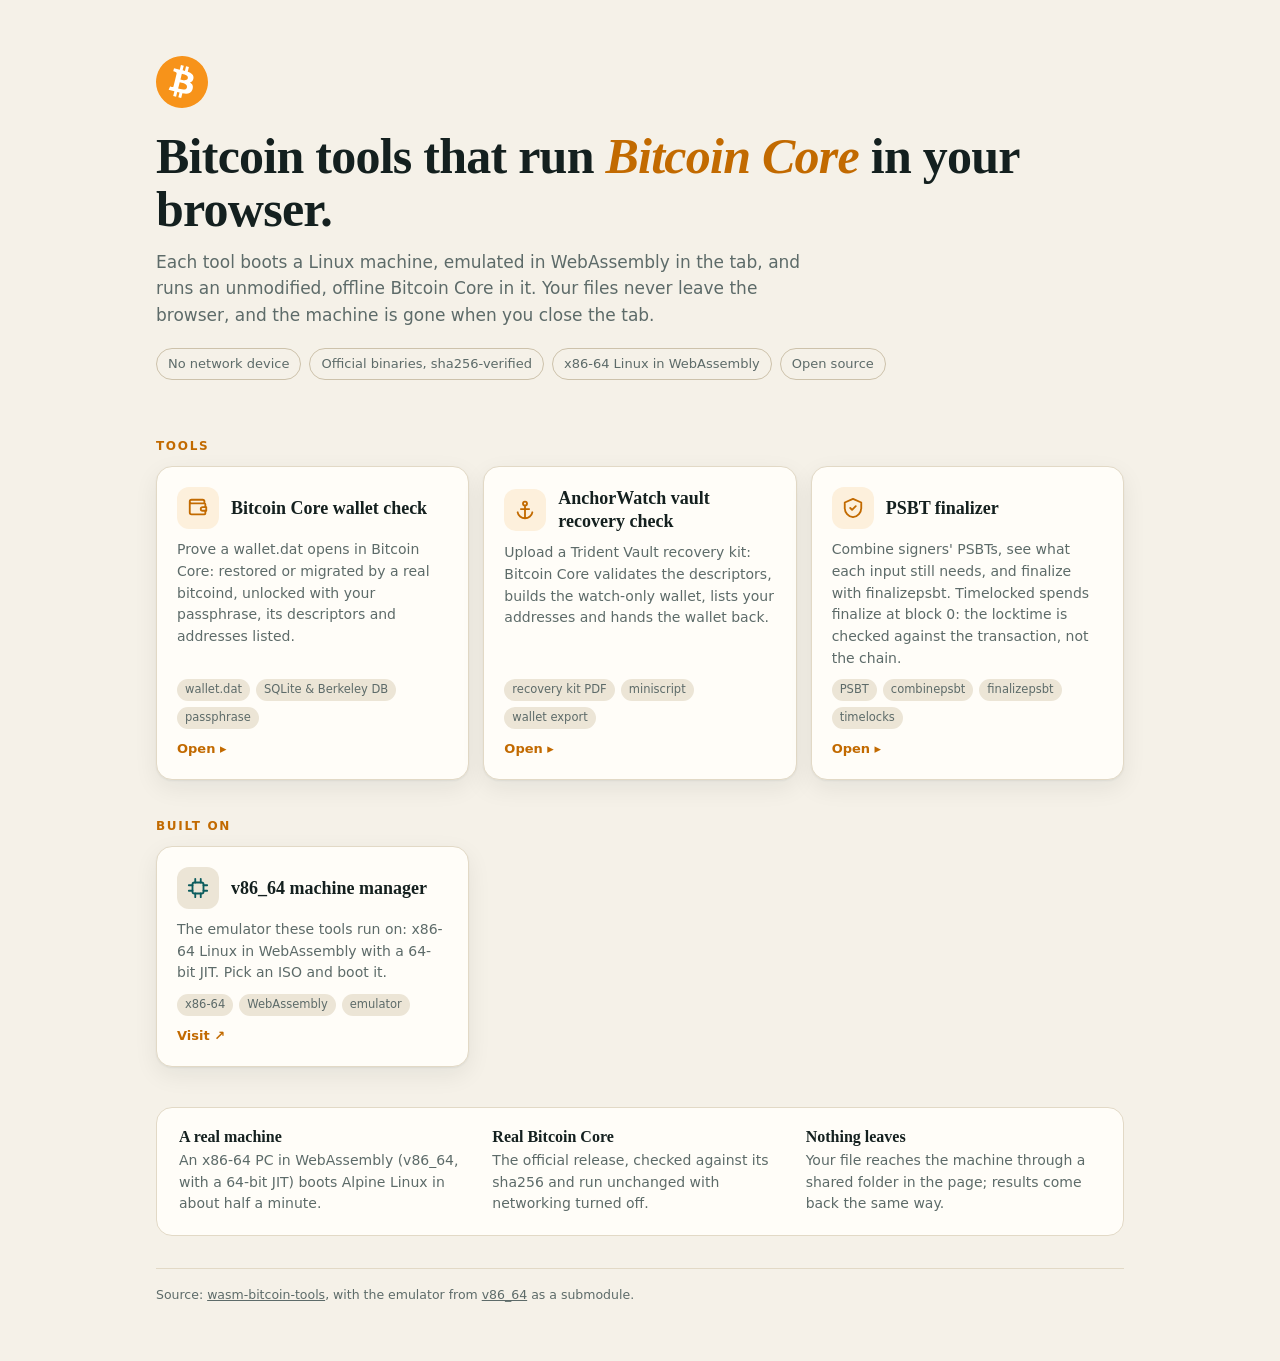
<file: index.html>
<!doctype html>
<html lang="en">
<head>
<meta charset="utf-8">
<meta name="viewport" content="width=device-width, initial-scale=1">
<title>wasm-bitcoin-tools</title>
<link rel="icon" href="v86_64/icons/favicon.svg" type="image/svg+xml">
<link rel="icon" href="v86_64/icons/icon-32.png" sizes="32x32" type="image/png">
<!--
The directory of the tools in apps/. The cards come from site/site.json ("apps", then "links"),
which also gives each page its link preview when scripts/build-site.mjs publishes the site:
adding a tool is one entry there.
-->
<style>
    :root {
        color-scheme: light dark;
        --bg: #f5f1e8; --bg2: #ece5d6; --fg: #14201f; --muted: #5d6b69; --card: #fffdf8; --line: #e2d9c6; --line2: #cdc2ab;
        --btc: #f7931a; --btc-strong: #c26a00; --btc-bg: #fdf0dc; --teal: #0b5c5e;
        --shadow: 0 1px 2px rgba(20, 32, 31, .06), 0 8px 24px rgba(20, 32, 31, .07);
        --serif: "Iowan Old Style", "Palatino Linotype", "Book Antiqua", Palatino, Georgia, serif;
    }
    @media (prefers-color-scheme: dark) {
        :root {
            --bg: #0b1213; --bg2: #111b1c; --fg: #ece7dd; --muted: #93a3a0; --card: #121c1d; --line: #1f2d2e; --line2: #2c3d3e;
            --btc-strong: #ffac4a; --btc-bg: #2a1c08; --teal: #3aa39b;
            --shadow: 0 1px 2px rgba(0, 0, 0, .4), 0 10px 28px rgba(0, 0, 0, .3);
        }
    }
    * { box-sizing: border-box; }
    body { margin: 0; background: var(--bg); color: var(--fg); font: 15px/1.55 system-ui, -apple-system, "Segoe UI", sans-serif;
           -webkit-font-smoothing: antialiased; }
    main { max-width: 1000px; margin: 0 auto; padding: 0 16px 56px; }
    header { padding: 56px 0 20px; }
    .mark { width: 52px; height: 52px; display: block; margin-bottom: 22px; }
    h1 { font: 600 clamp(32px, 5.5vw, 50px)/1.05 var(--serif); margin: 0 0 14px; letter-spacing: -.015em; }
    h1 em { font-style: italic; color: var(--btc-strong); }
    .lead { margin: 0; max-width: 62ch; font-size: 17px; color: var(--muted); }
    .facts { display: flex; flex-wrap: wrap; gap: 8px; margin-top: 20px; }
    .facts span { padding: 5px 11px; border-radius: 999px; font-size: 13px; border: 1px solid var(--line2); color: var(--muted); }
    h2 { font: 600 12px/1 system-ui, sans-serif; letter-spacing: .14em; text-transform: uppercase; color: var(--btc-strong); margin: 40px 0 14px; }
    .grid { display: grid; grid-template-columns: repeat(auto-fill, minmax(290px, 1fr)); gap: 14px; }
    a.tool { display: flex; flex-direction: column; gap: 10px; padding: 20px; text-decoration: none; color: inherit;
             background: var(--card); border: 1px solid var(--line); border-radius: 16px; box-shadow: var(--shadow);
             transition: border-color .15s, transform .15s; min-width: 0; }
    a.tool:hover { border-color: var(--btc); transform: translateY(-2px); }
    a.tool:focus-visible { outline: 2px solid var(--btc); outline-offset: 2px; }
    .tool .top { display: flex; align-items: center; gap: 12px; }
    .tool .ic { width: 42px; height: 42px; border-radius: 12px; display: grid; place-items: center; flex: none;
                background: var(--btc-bg); color: var(--btc-strong); }
    .tool.link .ic { background: var(--bg2); color: var(--teal); }
    .tool .ic svg { width: 22px; height: 22px; }
    .tool b { font: 600 18px/1.25 var(--serif); }
    .tool p { margin: 0; color: var(--muted); font-size: 14px; flex: 1; }
    .tags { display: flex; flex-wrap: wrap; gap: 6px; }
    .tags span { font-size: 11.5px; padding: 2px 8px; border-radius: 999px; background: var(--bg2); color: var(--muted); }
    .go { font-size: 13px; font-weight: 600; color: var(--btc-strong); }
    .how { margin-top: 40px; padding: 20px 22px; border: 1px solid var(--line); border-radius: 16px; background: var(--card);
           display: grid; grid-template-columns: repeat(3, 1fr); gap: 18px; font-size: 14px; color: var(--muted); }
    .how b { display: block; color: var(--fg); font: 600 16px var(--serif); margin-bottom: 4px; }
    .error { color: #c62828; }
    footer { color: var(--muted); font-size: 12.5px; margin-top: 32px; padding-top: 16px; border-top: 1px solid var(--line); }
    footer a { color: inherit; }
    @media (max-width: 700px) { .how { grid-template-columns: 1fr; } header { padding-top: 32px; } }
    @media (prefers-reduced-motion: reduce) { * { transition: none !important; } }
</style>
</head>
<body>
<main>
    <header>
        <svg class="mark" viewBox="0 0 64 64" role="img" aria-label="Bitcoin"><path fill="#f7931a" d="M63.04 39.741c-4.274 17.143-21.638 27.575-38.783 23.301C7.12 58.768-3.313 41.404.962 24.262 5.234 7.117 22.597-3.317 39.737.957c17.144 4.274 27.576 21.64 23.302 38.784z"/><path fill="#fff" d="M46.11 27.441c.636-4.258-2.606-6.547-7.039-8.074l1.438-5.768-3.512-.875-1.4 5.616c-.922-.23-1.87-.447-2.812-.662l1.41-5.653-3.509-.875-1.439 5.766c-.764-.174-1.514-.346-2.242-.527l.004-.018-4.842-1.209-.934 3.75s2.605.597 2.55.634c1.422.355 1.68 1.296 1.636 2.042l-1.638 6.571c.098.025.225.061.365.117l-.37-.092-2.297 9.205c-.174.432-.615 1.08-1.609.834.035.051-2.552-.637-2.552-.637l-1.743 4.019 4.57 1.139c.85.213 1.683.436 2.502.646l-1.453 5.835 3.507.875 1.439-5.772c.958.26 1.888.5 2.798.726l-1.434 5.745 3.511.875 1.453-5.823c5.987 1.133 10.489.676 12.384-4.739 1.527-4.36-.076-6.875-3.226-8.515 2.294-.529 4.022-2.038 4.483-5.155zM38.087 38.69c-1.085 4.36-8.426 2.003-10.806 1.412l1.928-7.729c2.38.594 10.012 1.77 8.878 6.317zm1.086-11.312c-.99 3.966-7.1 1.951-9.082 1.457l1.748-7.01c1.982.494 8.365 1.416 7.334 5.553z"/></svg>
        <h1>Bitcoin tools that run <em>Bitcoin&nbsp;Core</em> in your browser.</h1>
        <p class="lead">Each tool boots a Linux machine, emulated in WebAssembly in the tab, and runs an unmodified, offline Bitcoin Core in
        it. Your files never leave the browser, and the machine is gone when you close the tab.</p>
        <div class="facts"><span>No network device</span><span>Official binaries, sha256-verified</span><span>x86-64 Linux in WebAssembly</span><span>Open source</span></div>
    </header>

    <h2>Tools</h2>
    <div class="grid" id="apps"></div>

    <h2>Built on</h2>
    <div class="grid" id="links"></div>

    <div class="how">
        <div><b>A real machine</b>An x86-64 PC in WebAssembly (v86_64, with a 64-bit JIT) boots Alpine Linux in about half a minute.</div>
        <div><b>Real Bitcoin Core</b>The official release, checked against its sha256 and run unchanged with networking turned off.</div>
        <div><b>Nothing leaves</b>Your file reaches the machine through a shared folder in the page; results come back the same way.</div>
    </div>

    <footer>Source: <a href="https://github.com/portlandhodl/wasm-bitcoin-tools">wasm-bitcoin-tools</a>, with the emulator from
    <a href="https://github.com/portlandhodl/v86_64">v86_64</a> as a submodule.</footer>
</main>
<script>
"use strict";
const ICONS = {
    wallet: '<path d="M19 7V5a2 2 0 0 0-2-2H5a2 2 0 0 0 0 4h14a1 1 0 0 1 1 1v3M20 15v3a1 1 0 0 1-1 1H5a2 2 0 0 1-2-2V5"/><path d="M21 11h-4a2 2 0 0 0 0 4h4z"/>',
    anchor: '<circle cx="12" cy="5" r="2.2"/><path d="M12 7.2V21M7.5 11h9M4 14.5c.6 3.6 3.9 6.5 8 6.5s7.4-2.9 8-6.5"/>',
    chip: '<rect x="6" y="6" width="12" height="12" rx="2"/><path d="M9 2v4M15 2v4M9 18v4M15 18v4M2 9h4M2 15h4M18 9h4M18 15h4"/>',
    seal: '<path d="M12 2 3 6v6c0 5 3.8 9.3 9 10 5.2-.7 9-5 9-10V6z"/><path d="m9 12 2 2 4-4"/>',
    tool: '<path d="M14.7 6.3a4 4 0 0 0-5.4 5.4L3 18l3 3 6.3-6.3a4 4 0 0 0 5.4-5.4l-2.6 2.6-2.4-.6-.6-2.4z"/>',
};

function card(t, href, cls)
{
    const a = document.createElement("a");
    a.className = "tool " + cls;
    a.href = href;
    a.innerHTML = '<span class=top><span class=ic><svg viewBox="0 0 24 24" fill="none" stroke="currentColor" stroke-width="2" ' +
        'stroke-linecap="round" stroke-linejoin="round">' + (ICONS[t.icon] || ICONS.tool) + '</svg></span><b></b></span><p></p><span class=tags></span><span class=go></span>';
    a.querySelector("b").textContent = t.name;
    a.querySelector("p").textContent = t.tagline;
    for(const tag of t.tags || [])
    {
        const s = document.createElement("span");
        s.textContent = tag;
        a.querySelector(".tags").appendChild(s);
    }
    a.querySelector(".go").textContent = cls === "link" ? "Visit ↗" : "Open ▸";
    return a;
}

fetch("site/site.json").then(r => r.json()).then(site =>
{
    for(const app of site.apps) document.getElementById("apps").appendChild(card(app, "apps/" + app.page + ".html", "app"));
    for(const link of site.links || []) document.getElementById("links").appendChild(card(link, link.href, "link"));
}).catch(e =>
{
    document.getElementById("apps").innerHTML = '<p class=error></p>';
    document.querySelector("#apps .error").textContent = "Cannot load site/site.json: " + e.message;
});
</script>
</body>
</html>
</file>
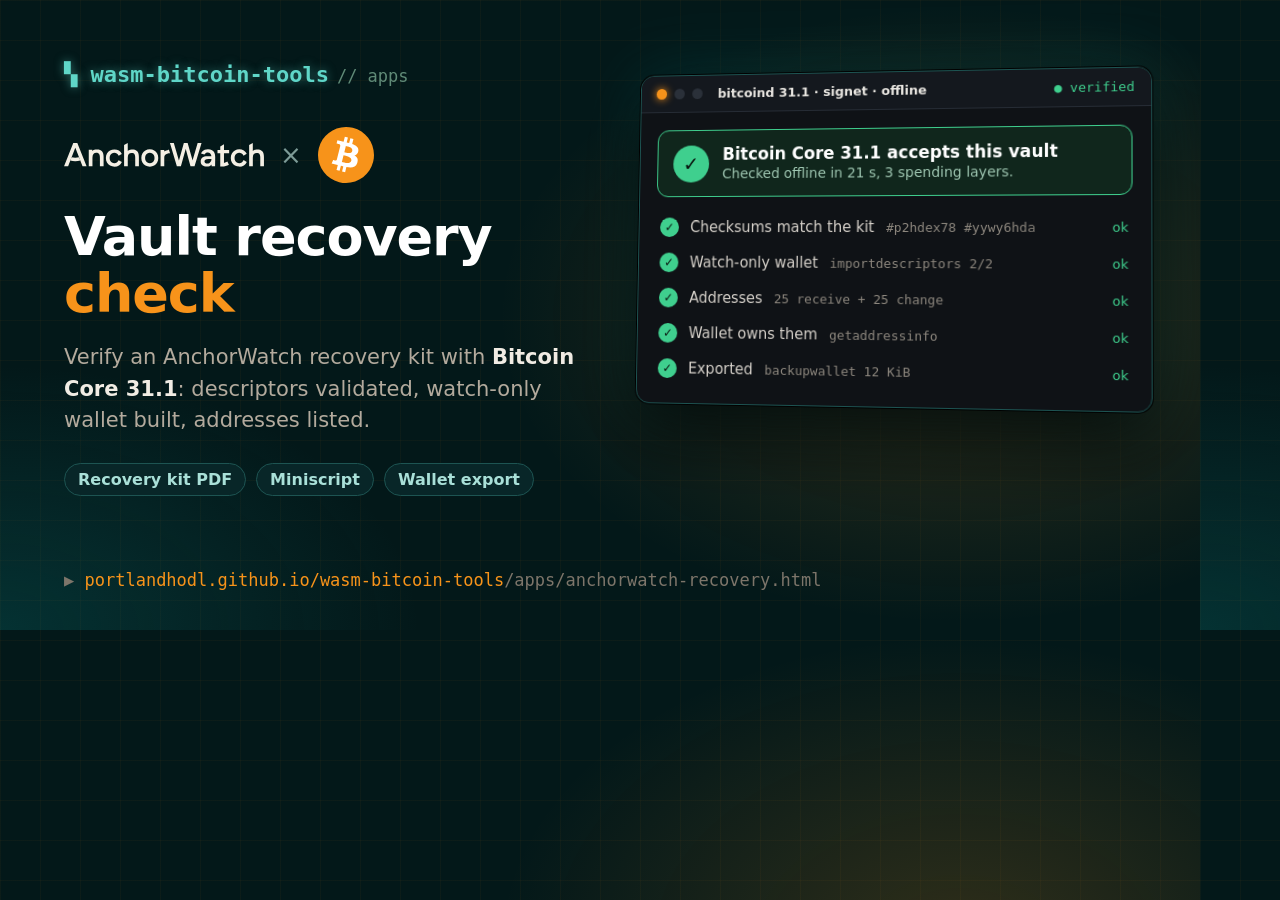
<file: site/og-anchorwatch-recovery.html>
<!doctype html>
<!--
    Source of og-anchorwatch-recovery.png, the link preview of apps/anchorwatch-recovery.html.
    Rendered at 1200x630 by scripts/render-og.sh.
-->
<meta charset="utf-8">
<link rel="stylesheet" href="og.css">
<style>
    :root { --accent: #f7931a; --glow2: rgba(11, 140, 140, .22); --chip-line: #1d5452; --chip-bg: #082628; --chip-fg: #a9e0d8; }
    body { background-color: #031819; }
    .brand { color: #5fd6c8; text-shadow: 0 0 10px rgba(95, 214, 200, .5); }
    .window { border-color: #1d5452; box-shadow: 0 0 0 1px #000, 0 30px 70px rgba(0, 0, 0, .75), 0 0 70px rgba(11, 140, 140, .25); }
</style>
<div class="left">
    <div class="brand mono">&#x259A; wasm-bitcoin-tools<span>// apps</span></div>
    <div class="lockup"><span class="aw"><svg viewBox="0 0 169 20" fill="none" xmlns="http://www.w3.org/2000/svg" aria-hidden="true"> <g fill="currentColor"> <path d="M148.272 19.9667C146.838 19.9667 145.574 19.6569 144.479 19.0353C143.379 18.4118 142.521 17.554 141.898 16.458C141.274 15.3601 140.966 14.0975 140.966 12.6685C140.966 11.2394 141.276 9.97302 141.898 8.87896C142.523 7.78103 143.376 6.92321 144.467 6.30162C145.556 5.67811 146.809 5.37022 148.22 5.37022C149.631 5.37022 150.845 5.70134 151.961 6.35972C153.078 7.01809 153.905 7.96305 154.446 9.19072L151.721 10.6914L151.542 10.3061C151.246 9.69224 150.788 9.2004 150.174 8.83055C149.559 8.4607 148.861 8.27287 148.082 8.27287C147.303 8.27287 146.64 8.46457 146.047 8.8441C145.45 9.22751 144.986 9.74646 144.651 10.4029C144.316 11.0613 144.149 11.8184 144.149 12.6762C144.149 13.534 144.32 14.2873 144.663 14.9495C145.008 15.6118 145.483 16.1288 146.084 16.5083C146.69 16.8917 147.369 17.0796 148.133 17.0796C148.896 17.0796 149.61 16.8801 150.226 16.4793C150.841 16.0785 151.294 15.5343 151.595 14.8508L151.721 14.4771L154.499 15.9662C153.958 17.2287 153.134 18.2124 152.031 18.9191C150.924 19.624 149.672 19.9764 148.278 19.9764L148.274 19.9725L148.272 19.9667Z"/> <path d="M72.5465 19.9972C71.1333 19.9972 69.8849 19.6874 68.8033 19.0639C67.7216 18.4404 66.8745 17.5825 66.2639 16.4846C65.6532 15.3867 65.3431 14.1222 65.3431 12.6932C65.3431 11.2641 65.6435 9.99576 66.2503 8.9017C66.857 7.80377 67.6983 6.94594 68.7761 6.32243C69.8539 5.69891 71.0829 5.38908 72.4631 5.38908C73.8433 5.38908 75.1247 5.69891 76.2063 6.32243C77.2841 6.94594 78.1254 7.80377 78.7322 8.9017C79.3389 9.99963 79.6394 11.2641 79.6394 12.6932C79.6394 14.1222 79.3389 15.3905 78.7322 16.4846C78.1254 17.5825 77.288 18.4404 76.2199 19.0639C75.1518 19.6874 73.9247 19.9972 72.5465 19.9972ZM72.5465 17.1256C73.3277 17.1256 74.012 16.9339 74.5974 16.5543C75.1828 16.1748 75.6442 15.652 75.9795 14.9936C76.3149 14.3352 76.4816 13.5684 76.4816 12.6932C76.4816 11.8179 76.3168 11.055 75.9795 10.3927C75.6442 9.73435 75.1731 9.21152 74.5702 8.83199C73.9635 8.45246 73.2695 8.26075 72.4903 8.26075C71.711 8.26075 71.0209 8.45246 70.4219 8.83199C69.8248 9.21539 69.3615 9.73435 69.0262 10.3927C68.6908 11.055 68.5241 11.8218 68.5241 12.6932C68.5241 13.5645 68.6947 14.3352 69.0398 14.9936C69.3848 15.652 69.8597 16.1748 70.4626 16.5543C71.0693 16.9377 71.7633 17.1256 72.5426 17.1256H72.5465Z"/> <path d="M95.3625 19.6198L89.5257 0.0990409H92.792L98.5144 19.6217H95.3605L95.3625 19.6198ZM95.7812 19.6198L101.281 0.0990409H104.27L98.7994 19.6217H95.7812V19.6198ZM106.893 19.6198L101.504 0.0990409H104.491L110.048 19.6217H106.891L106.893 19.6198ZM107.199 19.6198L112.946 0.0990409H116.24L110.32 19.6217H107.193H107.197L107.199 19.6198Z"/> <path d="M120.803 19.9181C119.128 19.9181 117.827 19.5483 116.907 18.8028C115.986 18.0573 115.524 17.0077 115.524 15.6523C115.524 14.2019 116.013 13.0943 116.99 12.3314C117.967 11.5684 119.332 11.1889 121.082 11.1889H124.825V13.5861H122.09C120.842 13.5861 119.969 13.7565 119.463 14.1012C118.961 14.4459 118.709 14.9339 118.709 15.5651C118.709 16.1054 118.928 16.5275 119.365 16.8335C119.801 17.1394 120.411 17.2963 121.193 17.2963C121.883 17.2963 122.48 17.1355 122.993 16.8083C123.503 16.481 123.904 16.055 124.193 15.5264C124.482 14.9939 124.626 14.4246 124.626 13.8088H125.769C125.769 15.7045 125.364 17.1994 124.556 18.2838C123.744 19.374 122.493 19.9143 120.799 19.9143L120.803 19.9181ZM124.769 19.5831L124.629 16.9593V12.4146C124.629 11.4639 124.525 10.6757 124.325 10.0445C124.12 9.41321 123.798 8.92912 123.362 8.59412C122.926 8.25913 122.354 8.0926 121.642 8.0926C120.993 8.0926 120.411 8.23202 119.911 8.51086C119.409 8.7897 118.99 9.21764 118.655 9.79275L115.807 8.7897C116.121 8.17586 116.532 7.60075 117.038 7.0605C117.54 6.52025 118.176 6.0923 118.95 5.77861C119.721 5.46491 120.638 5.30419 121.698 5.30419C123.055 5.30419 124.189 5.55786 125.093 6.05745C125.996 6.55897 126.673 7.30448 127.117 8.28817C127.562 9.27379 127.787 10.4937 127.787 11.9402L127.704 19.5831H124.769Z"/> <path d="M0 19.6076L7.79075 0.0848922H11.0571L3.43692 19.6076H0ZM15.6086 19.6076L7.98654 0.0848922H11.2238L19.0417 19.6076H15.6086Z"/> <path d="M12.674 12.0956C11.6349 12.3531 10.5494 12.4925 9.43283 12.4925C8.31626 12.4925 7.34315 12.3667 6.3584 12.1343L5.29417 14.8665C6.61622 15.2112 8.00805 15.3991 9.43864 15.3991C10.8692 15.3991 12.3735 15.1938 13.744 14.8201L12.6798 12.0975H12.6759L12.674 12.0956Z"/> <path d="M139.573 5.90922H135.207V1.12246L132.061 2.93493V5.90922H129.729V8.58144H132.061V16.8034L132.042 19.8629C132.563 19.9345 133.095 19.9713 133.633 19.9713C135.723 19.9713 137.683 19.4233 139.379 18.4628L138.096 15.7112C137.222 16.2379 136.246 16.6136 135.207 16.8053V8.58338H139.573V5.90922Z"/> <path d="M42.6688 19.9903C41.2343 19.9903 39.9705 19.6805 38.8752 19.0589C37.7761 18.4354 36.9174 17.5776 36.2951 16.4816C35.6709 15.3836 35.3627 14.1211 35.3627 12.6921C35.3627 11.263 35.6729 9.9966 36.2951 8.90254C36.9193 7.80461 37.7722 6.94679 38.8636 6.32521C39.953 5.70169 41.2053 5.3938 42.6165 5.3938C44.0277 5.3938 45.2412 5.72492 46.3577 6.3833C47.4743 7.04167 48.302 7.98663 48.8429 9.2143L46.1174 10.715L45.939 10.3297C45.6424 9.71583 45.185 9.22398 44.5705 8.85413C43.956 8.48428 43.2581 8.29645 42.4789 8.29645C41.6996 8.29645 41.0366 8.48815 40.4434 8.86769C39.8464 9.25109 39.3831 9.77005 39.0477 10.4265C38.7124 11.0849 38.5457 11.842 38.5457 12.6998C38.5457 13.5576 38.7163 14.3109 39.0594 14.9731C39.4044 15.6354 39.8794 16.1524 40.4803 16.5319C41.087 16.9153 41.7655 17.1032 42.5293 17.1032C43.293 17.1032 44.0064 16.9037 44.6228 16.5029C45.2373 16.102 45.6909 15.5579 45.9914 14.8744L46.1174 14.5006L48.8952 15.9897C48.3544 17.2523 47.5305 18.2359 46.4275 18.9427C45.3207 19.6476 44.0684 20 42.6746 20L42.6708 19.9961L42.6688 19.9903Z"/> <path d="M159.573 0L159.6 19.6447H156.493L156.468 1.73888M165.893 12.5536C165.893 11.446 165.763 10.5921 165.503 9.99178C165.243 9.38956 164.887 8.96937 164.437 8.73119C163.981 8.49301 163.462 8.37102 162.869 8.37102C161.816 8.35359 161.006 8.69633 160.442 9.39731C159.878 10.0983 159.596 11.1071 159.596 12.4181H158.404C158.404 11.1672 158.032 9.84268 158.426 8.62081C158.769 7.56548 159.467 6.59922 160.445 6.04929C161.165 5.64652 161.996 5.48192 162.82 5.45094C164.563 5.39091 166.387 5.64652 167.608 7.00006C168.531 8.02634 168.994 9.60257 168.994 11.7229L165.887 12.5536L165.891 12.5498L165.893 12.5536ZM165.893 19.6447V12.5536L169 11.7229V19.6447H165.893Z"/> <path d="M20.8966 19.6091V5.73871H23.812L24.0078 8.29087V19.6071H20.8966V19.6091ZM30.3118 12.5103C30.3118 11.4007 30.1858 10.5468 29.9376 9.94455C29.6895 9.34233 29.3348 8.92213 28.8831 8.68396C28.4276 8.44578 27.8984 8.32379 27.2858 8.32379C26.2487 8.30636 25.4423 8.6491 24.8685 9.35008C24.2967 10.053 24.0098 11.0618 24.0098 12.3747H22.8428C22.8428 10.9147 22.6606 9.22809 23.0851 8.17856C23.4457 7.28976 24.097 6.49777 24.9383 6.01174C25.9095 5.44825 27.0512 5.40952 28.1445 5.40952C29.8271 5.40952 31.1298 5.92073 32.0448 6.94895C32.9597 7.97524 33.4211 9.5534 33.4211 11.6776L30.3098 12.5103H30.3118ZM30.3118 19.6091V12.5103L33.423 11.6776V19.6091H30.3118Z"/> <path d="M81.6096 19.6902V5.82141H84.7204V19.6902H81.6096ZM83.6661 12.3137C83.6661 10.1684 83.241 8.1141 85.3756 6.8269C86.0264 6.4325 86.7553 6.19847 87.4929 6.03378C87.6751 5.99044 88.7207 5.74773 88.7207 5.82574L89.6362 8.74253C88.7858 8.74253 87.9831 8.85954 87.2325 9.08925C86.4819 9.31895 85.8745 9.69601 85.4146 10.2118C84.9504 10.7275 84.7204 11.4123 84.7204 12.2661L83.6661 12.3224V12.3137Z"/> <path d="M53.8471 0L53.8742 19.6447H50.7668L50.7416 1.73888M60.1665 12.5536C60.1665 11.446 60.0366 10.5921 59.7769 9.99178C59.5171 9.38956 59.1604 8.96937 58.7107 8.73119C58.2552 8.49301 57.7356 8.37102 57.1425 8.37102C56.0899 8.35359 55.2796 8.69633 54.7155 9.39731C54.1514 10.0983 53.8703 11.1071 53.8703 12.4181H52.6781C52.6781 11.1672 52.306 9.84268 52.6995 8.62081C53.0426 7.56548 53.7404 6.59922 54.7194 6.04929C55.4385 5.64652 56.2702 5.48192 57.094 5.45094C58.8367 5.39091 60.6608 5.64652 61.8821 7.00006C62.8048 8.02634 63.2681 9.60257 63.2681 11.7229L60.1607 12.5536L60.1646 12.5498L60.1665 12.5536ZM60.1665 19.6447V12.5536L63.2739 11.7229V19.6447H60.1665Z"/> </g> </svg></span><span class="x">&times;</span><span class="btc"><svg viewBox="0 0 64 64" role="img" aria-label="Bitcoin"><path fill="#f7931a" d="M63.04 39.741c-4.274 17.143-21.638 27.575-38.783 23.301C7.12 58.768-3.313 41.404.962 24.262 5.234 7.117 22.597-3.317 39.737.957c17.144 4.274 27.576 21.64 23.302 38.784z"/><path fill="#fff" d="M46.11 27.441c.636-4.258-2.606-6.547-7.039-8.074l1.438-5.768-3.512-.875-1.4 5.616c-.922-.23-1.87-.447-2.812-.662l1.41-5.653-3.509-.875-1.439 5.766c-.764-.174-1.514-.346-2.242-.527l.004-.018-4.842-1.209-.934 3.75s2.605.597 2.55.634c1.422.355 1.68 1.296 1.636 2.042l-1.638 6.571c.098.025.225.061.365.117l-.37-.092-2.297 9.205c-.174.432-.615 1.08-1.609.834.035.051-2.552-.637-2.552-.637l-1.743 4.019 4.57 1.139c.85.213 1.682.436 2.502.646l-1.453 5.835 3.507.875 1.44-5.772c.957.26 1.887.5 2.797.726L27.504 50.8l3.511.875 1.453-5.823c5.987 1.133 10.49.676 12.384-4.739 1.527-4.36-.076-6.875-3.226-8.515 2.294-.529 4.022-2.038 4.483-5.155zM38.087 38.69c-1.086 4.36-8.426 2.004-10.807 1.412l1.928-7.729c2.38.594 10.011 1.77 8.88 6.317zm1.085-11.312c-.99 3.966-7.1 1.951-9.083 1.457l1.748-7.01c1.983.494 8.367 1.416 7.335 5.553z"/></svg></span></div>
    <h1>Vault recovery<br><em>check</em></h1>
    <p class="sub">Verify an AnchorWatch recovery kit with <b>Bitcoin Core 31.1</b>: descriptors validated, watch-only wallet built, addresses listed.</p>
    <div class="chips"><span class="chip">Recovery kit PDF</span><span class="chip">Miniscript</span><span class="chip">Wallet export</span></div>
</div>
<div class="url mono">&#x25B6; <b>portlandhodl.github.io/wasm-bitcoin-tools</b>/apps/anchorwatch-recovery.html</div>
<div class="window">
    <div class="titlebar"><span class="tdot o"></span><span class="tdot"></span><span class="tdot"></span><span class="name">bitcoind 31.1 · signet · offline</span><span class="state mono">● verified</span></div>
    <div class="body">
        <div class="verdict"><div class="vi">✓</div><div><b>Bitcoin Core 31.1 accepts this vault</b><span>Checked offline in 21 s, 3 spending layers.</span></div></div>
        <div class="steps">
            <div class="step"><span class="si">✓</span>Checksums match the kit <code class="mono">#p2hdex78 #yywy6hda</code><span class="ok">ok</span></div>
            <div class="step"><span class="si">✓</span>Watch-only wallet <code class="mono">importdescriptors 2/2</code><span class="ok">ok</span></div>
            <div class="step"><span class="si">✓</span>Addresses <code class="mono">25 receive + 25 change</code><span class="ok">ok</span></div>
            <div class="step"><span class="si">✓</span>Wallet owns them <code class="mono">getaddressinfo</code><span class="ok">ok</span></div>
            <div class="step"><span class="si">✓</span>Exported <code class="mono">backupwallet 12 KiB</code><span class="ok">ok</span></div>
        </div>
    </div>
</div>
</file>
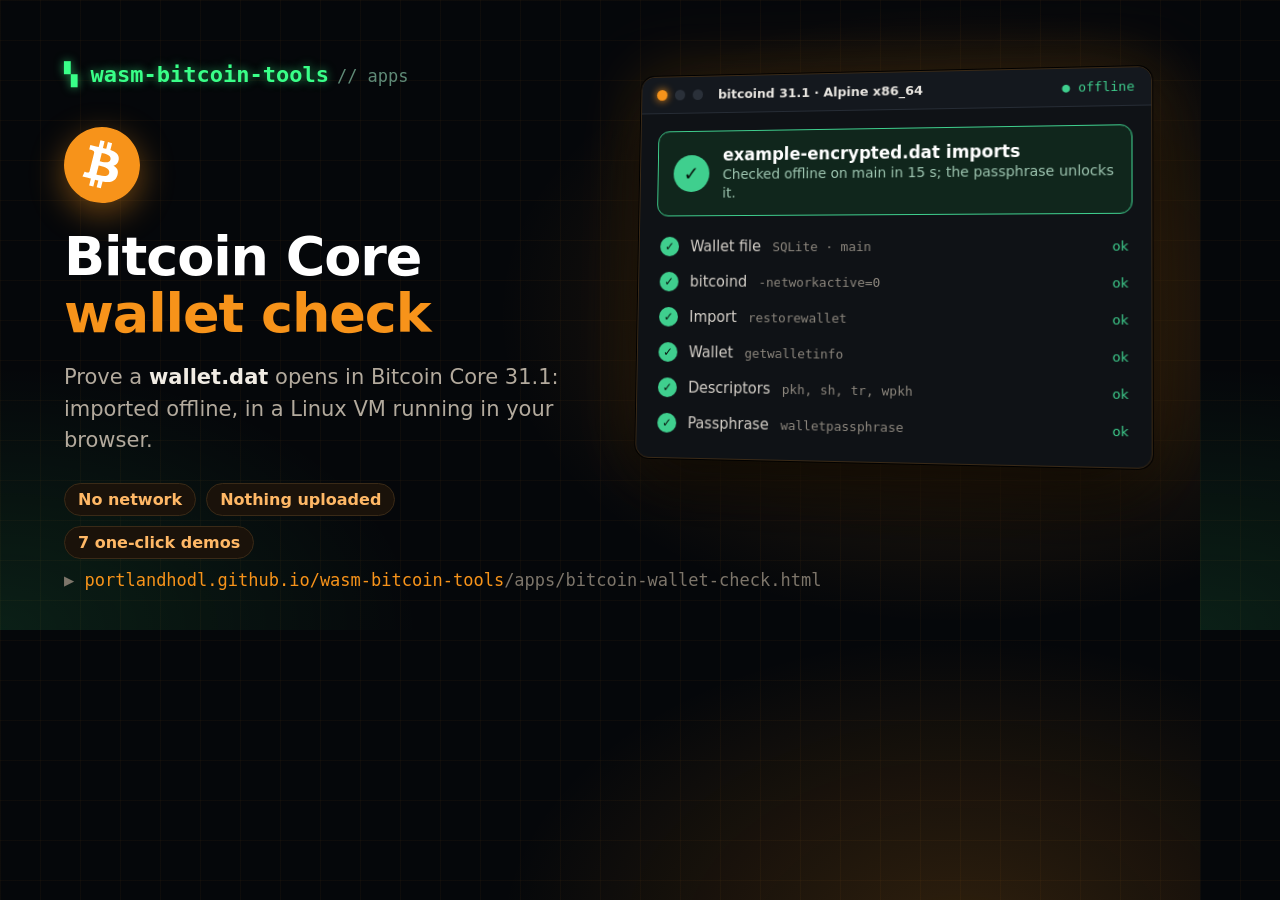
<file: site/og-bitcoin-wallet-check.html>
<!doctype html>
<!--
    Source of og-bitcoin-wallet-check.png, the link preview of apps/bitcoin-wallet-check.html.
    Rendered at 1200x630 by scripts/render-og.sh.
-->
<meta charset="utf-8">
<link rel="stylesheet" href="og.css">

<div class="left">
    <div class="brand mono">&#x259A; wasm-bitcoin-tools<span>// apps</span></div>
    <div class="logo">
        <svg viewBox="0 0 64 64" role="img" aria-label="Bitcoin"><path fill="#f7931a" d="M63.04 39.741c-4.274 17.143-21.638 27.575-38.783 23.301C7.12 58.768-3.313 41.404.962 24.262 5.234 7.117 22.597-3.317 39.737.957c17.144 4.274 27.576 21.64 23.302 38.784z"/><path fill="#fff" d="M46.11 27.441c.636-4.258-2.606-6.547-7.039-8.074l1.438-5.768-3.512-.875-1.4 5.616c-.922-.23-1.87-.447-2.812-.662l1.41-5.653-3.509-.875-1.439 5.766c-.764-.174-1.514-.346-2.242-.527l.004-.018-4.842-1.209-.934 3.75s2.605.597 2.55.634c1.422.355 1.68 1.296 1.636 2.042l-1.638 6.571c.098.025.225.061.365.117l-.37-.092-2.297 9.205c-.174.432-.615 1.08-1.609.834.035.051-2.552-.637-2.552-.637l-1.743 4.019 4.57 1.139c.85.213 1.682.436 2.502.646l-1.453 5.835 3.507.875 1.44-5.772c.957.26 1.887.5 2.797.726L27.504 50.8l3.511.875 1.453-5.823c5.987 1.133 10.49.676 12.384-4.739 1.527-4.36-.076-6.875-3.226-8.515 2.294-.529 4.022-2.038 4.483-5.155zM38.087 38.69c-1.086 4.36-8.426 2.004-10.807 1.412l1.928-7.729c2.38.594 10.011 1.77 8.88 6.317zm1.085-11.312c-.99 3.966-7.1 1.951-9.083 1.457l1.748-7.01c1.983.494 8.367 1.416 7.335 5.553z"/></svg>
    </div>
    <h1>Bitcoin Core<br><em>wallet check</em></h1>
    <p class="sub">Prove a <b>wallet.dat</b> opens in Bitcoin Core 31.1: imported offline, in a Linux VM running in your browser.</p>
    <div class="chips">
        <span class="chip">No network</span>
        <span class="chip">Nothing uploaded</span>
        <span class="chip">7 one-click demos</span>
    </div>
</div>
<div class="url mono">&#x25B6; <b>portlandhodl.github.io/wasm-bitcoin-tools</b>/apps/bitcoin-wallet-check.html</div>

<div class="window">
    <div class="titlebar">
        <span class="tdot o"></span><span class="tdot"></span><span class="tdot"></span>
        <span class="name">bitcoind 31.1 · Alpine x86_64</span><span class="state mono">● offline</span>
    </div>
    <div class="body">
        <div class="verdict">
            <div class="vi">✓</div>
            <div><b>example-encrypted.dat imports</b><span>Checked offline on main in 15 s; the passphrase unlocks it.</span></div>
        </div>
        <div class="steps">
            <div class="step"><span class="si">✓</span>Wallet file <code class="mono">SQLite · main</code><span class="ok">ok</span></div>
            <div class="step"><span class="si">✓</span>bitcoind <code class="mono">-networkactive=0</code><span class="ok">ok</span></div>
            <div class="step"><span class="si">✓</span>Import <code class="mono">restorewallet</code><span class="ok">ok</span></div>
            <div class="step"><span class="si">✓</span>Wallet <code class="mono">getwalletinfo</code><span class="ok">ok</span></div>
            <div class="step"><span class="si">✓</span>Descriptors <code class="mono">pkh, sh, tr, wpkh</code><span class="ok">ok</span></div>
            <div class="step"><span class="si">✓</span>Passphrase <code class="mono">walletpassphrase</code><span class="ok">ok</span></div>
        </div>
    </div>
</div>
</file>
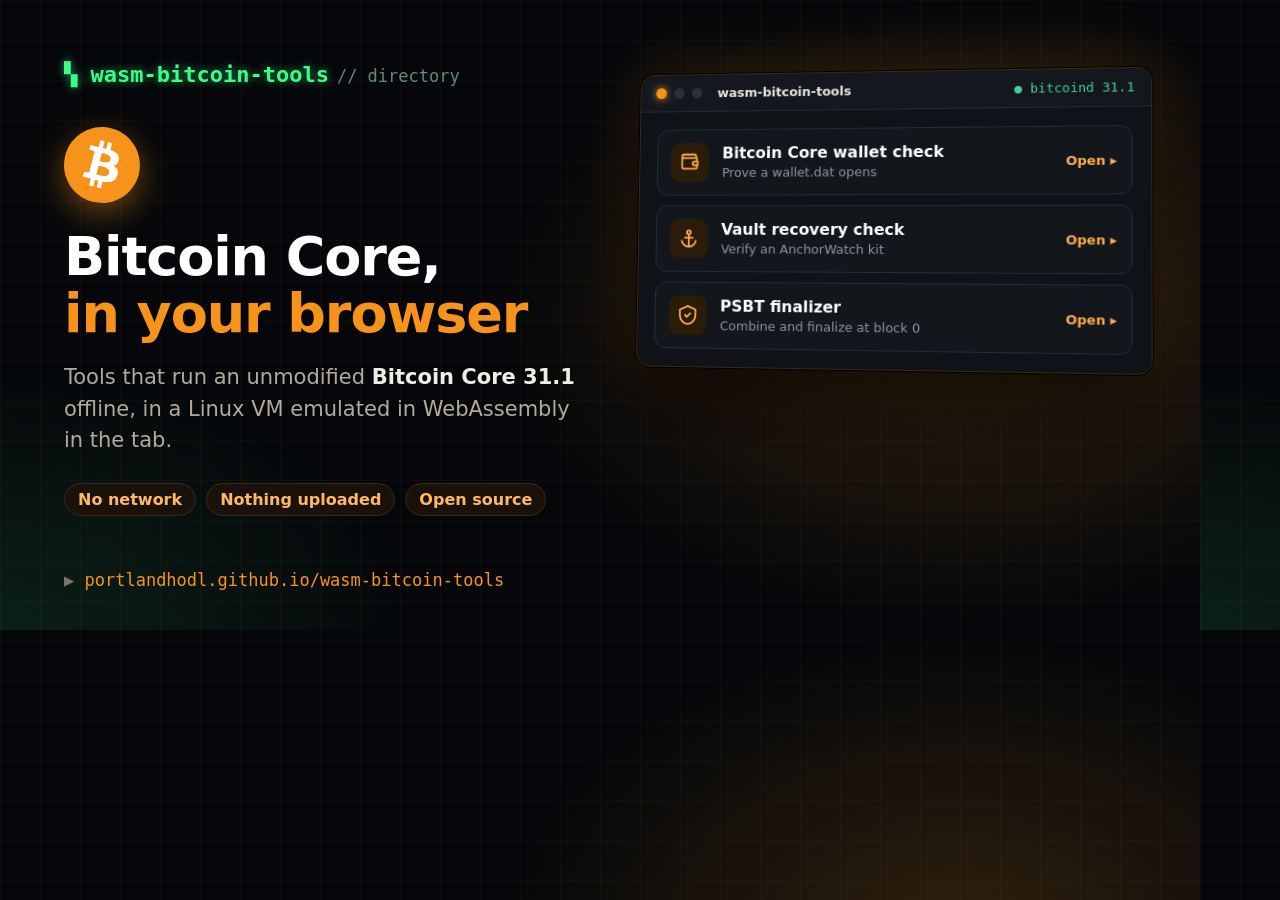
<file: site/og-home.html>
<!doctype html>
<!--
    Source of og-home.png, the link preview of the directory, index.html.
    Rendered at 1200x630 by scripts/render-og.sh.
-->
<meta charset="utf-8">
<link rel="stylesheet" href="og.css">

<div class="left">
    <div class="brand mono">&#x259A; wasm-bitcoin-tools<span>// directory</span></div>
    <div class="logo"><svg viewBox="0 0 64 64" role="img" aria-label="Bitcoin"><path fill="#f7931a" d="M63.04 39.741c-4.274 17.143-21.638 27.575-38.783 23.301C7.12 58.768-3.313 41.404.962 24.262 5.234 7.117 22.597-3.317 39.737.957c17.144 4.274 27.576 21.64 23.302 38.784z"/><path fill="#fff" d="M46.11 27.441c.636-4.258-2.606-6.547-7.039-8.074l1.438-5.768-3.512-.875-1.4 5.616c-.922-.23-1.87-.447-2.812-.662l1.41-5.653-3.509-.875-1.439 5.766c-.764-.174-1.514-.346-2.242-.527l.004-.018-4.842-1.209-.934 3.75s2.605.597 2.55.634c1.422.355 1.68 1.296 1.636 2.042l-1.638 6.571c.098.025.225.061.365.117l-.37-.092-2.297 9.205c-.174.432-.615 1.08-1.609.834.035.051-2.552-.637-2.552-.637l-1.743 4.019 4.57 1.139c.85.213 1.682.436 2.502.646l-1.453 5.835 3.507.875 1.44-5.772c.957.26 1.887.5 2.797.726L27.504 50.8l3.511.875 1.453-5.823c5.987 1.133 10.49.676 12.384-4.739 1.527-4.36-.076-6.875-3.226-8.515 2.294-.529 4.022-2.038 4.483-5.155zM38.087 38.69c-1.086 4.36-8.426 2.004-10.807 1.412l1.928-7.729c2.38.594 10.011 1.77 8.88 6.317zm1.085-11.312c-.99 3.966-7.1 1.951-9.083 1.457l1.748-7.01c1.983.494 8.367 1.416 7.335 5.553z"/></svg></div>
    <h1>Bitcoin Core,<br><em>in your browser</em></h1>
    <p class="sub">Tools that run an unmodified <b>Bitcoin Core 31.1</b> offline, in a Linux VM emulated in WebAssembly in the tab.</p>
    <div class="chips"><span class="chip">No network</span><span class="chip">Nothing uploaded</span><span class="chip">Open source</span></div>
</div>
<div class="url mono">&#x25B6; <b>portlandhodl.github.io/wasm-bitcoin-tools</b></div>
<div class="window">
    <div class="titlebar"><span class="tdot o"></span><span class="tdot"></span><span class="tdot"></span><span class="name">wasm-bitcoin-tools</span><span class="state mono">● bitcoind 31.1</span></div>
    <div class="body"><div class="tools">
            <div class="tool"><span class="ic"><svg viewBox="0 0 24 24" fill="none" stroke="currentColor" stroke-width="2" stroke-linecap="round" stroke-linejoin="round"><path d="M19 7V5a2 2 0 0 0-2-2H5a2 2 0 0 0 0 4h14a1 1 0 0 1 1 1v3M20 15v3a1 1 0 0 1-1 1H5a2 2 0 0 1-2-2V5"/><path d="M21 11h-4a2 2 0 0 0 0 4h4z"/></svg></span><div><b>Bitcoin Core wallet check</b><span>Prove a wallet.dat opens</span></div><span class="go">Open ▸</span></div>
            <div class="tool"><span class="ic"><svg viewBox="0 0 24 24" fill="none" stroke="currentColor" stroke-width="2" stroke-linecap="round" stroke-linejoin="round"><circle cx="12" cy="5" r="2.2"/><path d="M12 7.2V21M7.5 11h9M4 14.5c.6 3.6 3.9 6.5 8 6.5s7.4-2.9 8-6.5"/></svg></span><div><b>Vault recovery check</b><span>Verify an AnchorWatch kit</span></div><span class="go">Open ▸</span></div>
            <div class="tool"><span class="ic"><svg viewBox="0 0 24 24" fill="none" stroke="currentColor" stroke-width="2" stroke-linecap="round" stroke-linejoin="round"><path d="M12 2 3 6v6c0 5 3.8 9.3 9 10 5.2-.7 9-5 9-10V6z"/><path d="m9 12 2 2 4-4"/></svg></span><div><b>PSBT finalizer</b><span>Combine and finalize at block 0</span></div><span class="go">Open ▸</span></div>
        </div></div>
</div>
</file>
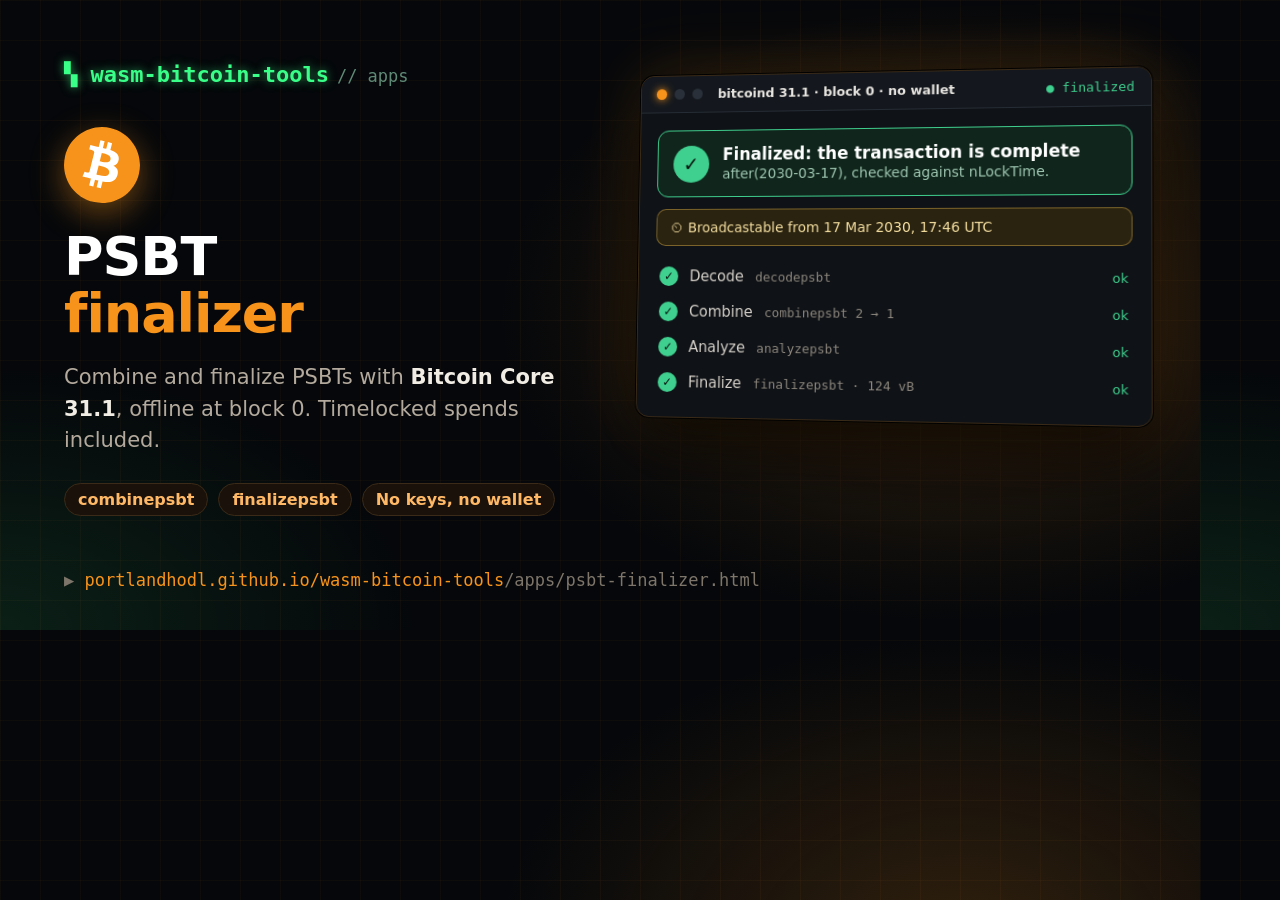
<file: site/og-psbt-finalizer.html>
<!doctype html>
<!--
    Source of og-psbt-finalizer.png, the link preview of apps/psbt-finalizer.html.
    Rendered at 1200x630 by scripts/render-og.sh.
-->
<meta charset="utf-8">
<link rel="stylesheet" href="og.css">

<div class="left">
    <div class="brand mono">&#x259A; wasm-bitcoin-tools<span>// apps</span></div>
    <div class="logo"><svg viewBox="0 0 64 64" role="img" aria-label="Bitcoin"><path fill="#f7931a" d="M63.04 39.741c-4.274 17.143-21.638 27.575-38.783 23.301C7.12 58.768-3.313 41.404.962 24.262 5.234 7.117 22.597-3.317 39.737.957c17.144 4.274 27.576 21.64 23.302 38.784z"/><path fill="#fff" d="M46.11 27.441c.636-4.258-2.606-6.547-7.039-8.074l1.438-5.768-3.512-.875-1.4 5.616c-.922-.23-1.87-.447-2.812-.662l1.41-5.653-3.509-.875-1.439 5.766c-.764-.174-1.514-.346-2.242-.527l.004-.018-4.842-1.209-.934 3.75s2.605.597 2.55.634c1.422.355 1.68 1.296 1.636 2.042l-1.638 6.571c.098.025.225.061.365.117l-.37-.092-2.297 9.205c-.174.432-.615 1.08-1.609.834.035.051-2.552-.637-2.552-.637l-1.743 4.019 4.57 1.139c.85.213 1.682.436 2.502.646l-1.453 5.835 3.507.875 1.44-5.772c.957.26 1.887.5 2.797.726L27.504 50.8l3.511.875 1.453-5.823c5.987 1.133 10.49.676 12.384-4.739 1.527-4.36-.076-6.875-3.226-8.515 2.294-.529 4.022-2.038 4.483-5.155zM38.087 38.69c-1.086 4.36-8.426 2.004-10.807 1.412l1.928-7.729c2.38.594 10.011 1.77 8.88 6.317zm1.085-11.312c-.99 3.966-7.1 1.951-9.083 1.457l1.748-7.01c1.983.494 8.367 1.416 7.335 5.553z"/></svg></div>
    <h1>PSBT<br><em>finalizer</em></h1>
    <p class="sub">Combine and finalize PSBTs with <b>Bitcoin Core 31.1</b>, offline at block 0. Timelocked spends included.</p>
    <div class="chips"><span class="chip">combinepsbt</span><span class="chip">finalizepsbt</span><span class="chip">No keys, no wallet</span></div>
</div>
<div class="url mono">&#x25B6; <b>portlandhodl.github.io/wasm-bitcoin-tools</b>/apps/psbt-finalizer.html</div>
<div class="window">
    <div class="titlebar"><span class="tdot o"></span><span class="tdot"></span><span class="tdot"></span><span class="name">bitcoind 31.1 · block 0 · no wallet</span><span class="state mono">● finalized</span></div>
    <div class="body">
        <div class="verdict"><div class="vi">✓</div><div><b>Finalized: the transaction is complete</b><span>after(2030-03-17), checked against nLockTime.</span></div></div>
        <div class="lock">&#x23F2; Broadcastable from 17 Mar 2030, 17:46 UTC</div>
        <div class="steps">
            <div class="step"><span class="si">✓</span>Decode <code class="mono">decodepsbt</code><span class="ok">ok</span></div>
            <div class="step"><span class="si">✓</span>Combine <code class="mono">combinepsbt 2 → 1</code><span class="ok">ok</span></div>
            <div class="step"><span class="si">✓</span>Analyze <code class="mono">analyzepsbt</code><span class="ok">ok</span></div>
            <div class="step"><span class="si">✓</span>Finalize <code class="mono">finalizepsbt · 124 vB</code><span class="ok">ok</span></div>
        </div>
    </div>
</div>
</file>
<file: site/og.css>
/* The link preview cards (site/og-*.html), 1200x630; rendered by scripts/render-og.sh. */
    * { box-sizing: border-box; margin: 0; }
    html, body { width: 1200px; height: 630px; overflow: hidden; }
    body {
        position: relative;
        background:
            radial-gradient(ellipse 55% 70% at 80% 50%, rgba(247, 147, 26, 0.18), transparent 70%),
            radial-gradient(ellipse 50% 60% at 0% 100%, var(--glow2, rgba(57, 255, 136, 0.10)), transparent 70%),
            linear-gradient(rgba(247, 147, 26, 0.04) 1px, transparent 1px) 0 0 / 40px 40px,
            linear-gradient(90deg, rgba(247, 147, 26, 0.04) 1px, transparent 1px) 0 0 / 40px 40px,
            #05070a;
        color: #f1ece4;
        font-family: system-ui, "Inter", "Segoe UI", sans-serif;
    }
    .mono { font-family: "JetBrains Mono", "Fira Code", "DejaVu Sans Mono", monospace; }
    .left { position: absolute; left: 64px; top: 62px; width: 520px; }
    .brand { font-size: 22px; font-weight: bold; color: #39ff88; text-shadow: 0 0 10px rgba(57, 255, 136, 0.6); }
    .brand span { color: #5f8a77; font-weight: normal; font-size: 17px; margin-left: 8px; text-shadow: none; }
    .logo { margin-top: 40px; width: 76px; height: 76px; border-radius: 50%; box-shadow: 0 10px 34px rgba(247, 147, 26, 0.45); }
    .logo svg { width: 100%; height: 100%; display: block; }
    h1 { margin-top: 26px; font-size: 54px; line-height: 1.05; letter-spacing: -0.02em; color: #fff; }
    h1 em { font-style: normal; color: #f7931a; }
    .sub { margin-top: 20px; font-size: 21px; line-height: 1.5; color: #b3aa9d; }
    .sub b { color: #f1ece4; font-weight: 600; }
    .chips { margin-top: 26px; display: flex; gap: 10px; flex-wrap: wrap; }
    .chip {
        padding: 6px 13px; border-radius: 999px; font-size: 16px; font-weight: 600;
        border: 1px solid #3a2a17; background: #1a120a; color: #ffb866;
    }
    .url { position: absolute; left: 64px; bottom: 40px; font-size: 17px; color: #7d756a; }
    .url b { color: #f7931a; font-weight: normal; }

    .window {
        position: absolute; right: 52px; top: 70px; width: 520px;
        border: 1px solid #3a2a17; border-radius: 14px; background: #0f1216; overflow: hidden;
        transform: perspective(1400px) rotateY(-9deg) rotateX(3deg);
        box-shadow: 0 0 0 1px #000, 0 30px 70px rgba(0, 0, 0, 0.75), 0 0 70px rgba(247, 147, 26, 0.22);
    }
    .titlebar {
        display: flex; align-items: center; gap: 8px; padding: 11px 16px; font-size: 13px;
        background: #14181e; border-bottom: 1px solid #262c35; color: #9a958d;
    }
    .tdot { width: 11px; height: 11px; border-radius: 50%; background: #2a3039; }
    .tdot.o { background: #f7931a; box-shadow: 0 0 8px #f7931a; }
    .titlebar .name { margin-left: 8px; color: #e9e6e1; font-weight: 600; }
    .titlebar .state { margin-left: auto; color: #3fcf8e; }
    .body { padding: 18px; }
    .verdict {
        display: flex; gap: 14px; align-items: center; padding: 14px 16px; border-radius: 12px;
        background: #10261c; border: 1px solid #3fcf8e;
    }
    .vi { width: 38px; height: 38px; border-radius: 50%; background: #3fcf8e; color: #08130d; display: grid; place-items: center;
          font-size: 20px; font-weight: 800; flex: none; }
    .verdict b { display: block; font-size: 17px; color: #fff; }
    .verdict span { font-size: 14px; color: #9fc7b2; }
    .steps { margin-top: 14px; display: grid; gap: 2px; }
    .step { display: flex; align-items: center; gap: 12px; padding: 7px 4px; font-size: 15px; color: #d6d1ca; }
    .step .si { width: 20px; height: 20px; border-radius: 50%; background: #3fcf8e; color: #08130d; font-size: 12px;
                font-weight: 800; display: grid; place-items: center; flex: none; }
    .step code { font-size: 13px; color: #8d877e; }
    .step .ok { margin-left: auto; font-size: 13px; color: #3fcf8e; }

    /* shared by the other cards */
    :root { --accent: #f7931a; }
    h1 em { color: var(--accent); }
    .chip { border-color: var(--chip-line, #3a2a17); background: var(--chip-bg, #1a120a); color: var(--chip-fg, #ffb866); }
    .url b { color: var(--accent); }
    .verdict.wait { background: #24190b; border-color: #f7931a; }
    .verdict.wait .vi { background: #f7931a; }
    .lock { margin-top: 12px; display: flex; gap: 10px; align-items: center; padding: 10px 14px; border-radius: 10px; font-size: 14px;
            background: #2a2310; border: 1px solid rgba(245, 196, 81, .4); color: #f5dfa0; }
    .tools { display: grid; gap: 10px; }
    .tool { display: flex; gap: 14px; align-items: center; padding: 13px 14px; border: 1px solid #262c35; border-radius: 12px; background: #13171c; }
    .tool .ic { width: 40px; height: 40px; border-radius: 11px; display: grid; place-items: center; flex: none; background: #2a1c08; color: #ffac4a; }
    .tool .ic svg { width: 22px; height: 22px; }
    .tool b { display: block; font-size: 16px; color: #fff; }
    .tool span { font-size: 13px; color: #8f949c; }
    .tool .go { margin-left: auto; font-size: 13px; color: #ffac4a; font-weight: 600; white-space: nowrap; }
    .lockup { margin-top: 40px; display: flex; align-items: center; gap: 16px; }
    .lockup .x { color: #7d9b97; font-size: 26px; }
    .lockup .aw { color: #f4efe4; width: 200px; }
    .lockup .aw svg { width: 100%; height: auto; display: block; }
    .lockup .btc { width: 56px; height: 56px; }
    .lockup .btc svg { width: 100%; height: 100%; display: block; }
</file>
